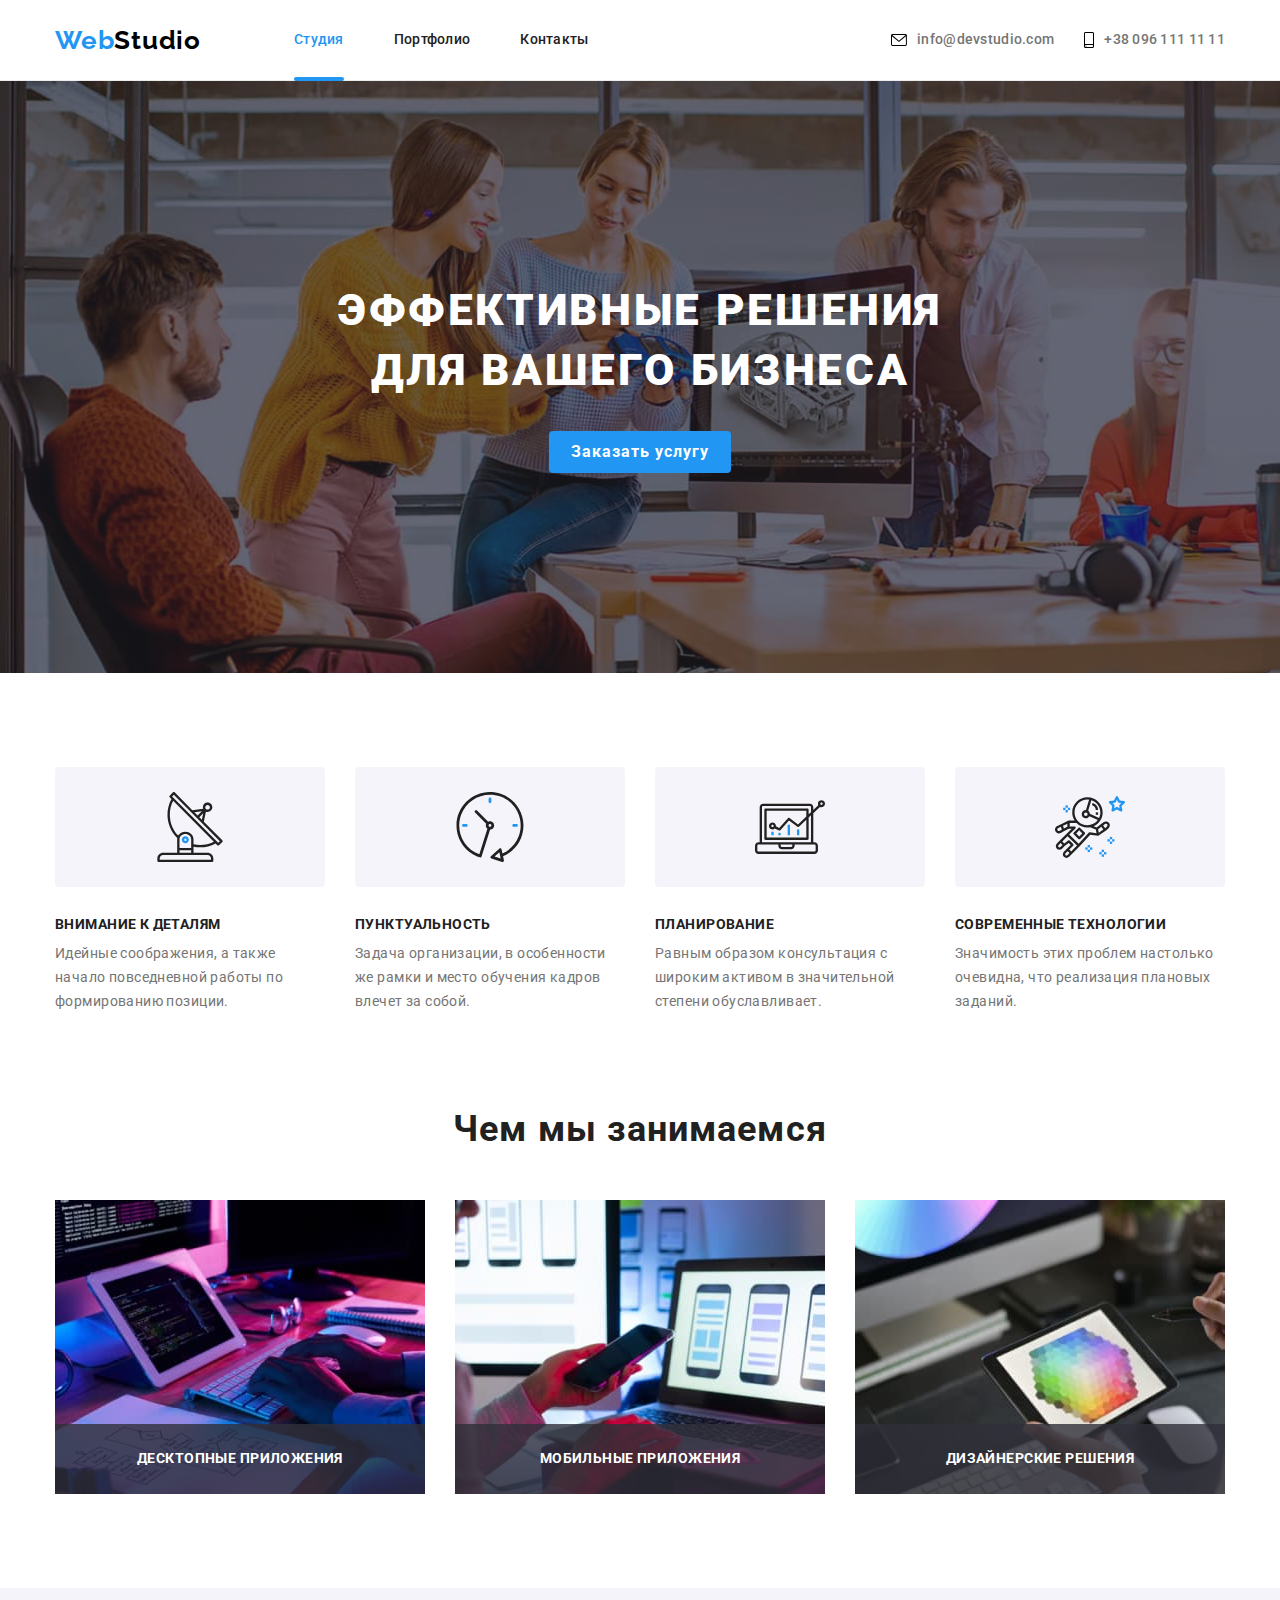
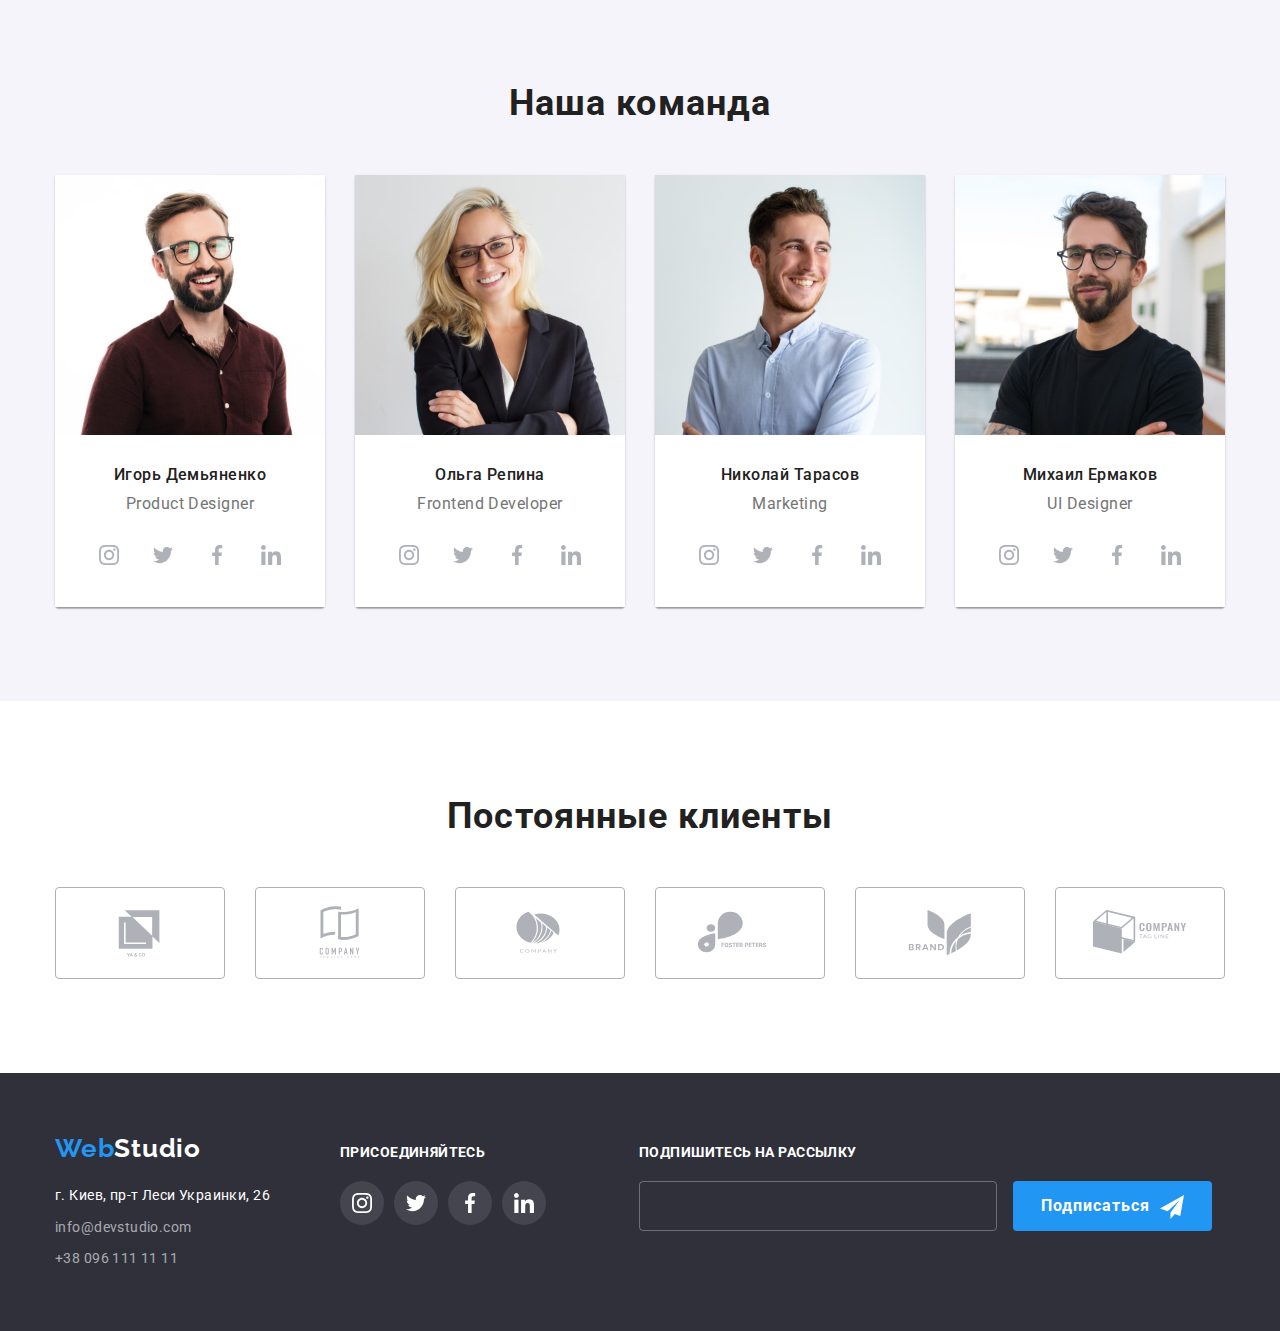
<file: index.html>
<!DOCTYPE html>
<html lang="ru">

<head>
    <meta charset="UTF-8">
    <meta http-equiv="X-UA-Compatible" content="IE=edge">
    <meta name="viewport" content="width=device-width, initial-scale=1.0">
    <title>WebStudio</title>
    <link rel="preconnect" href="https://fonts.gstatic.com">
    <link href="https://fonts.googleapis.com/css2?family=Raleway:wght@700&family=Roboto:wght@400;500;700;900&display=swap"
        rel="stylesheet">
   <link rel="stylesheet" href="https://cdnjs.cloudflare.com/ajax/libs/modern-normalize/1.0.0/modern-normalize.min.css">
   <link rel="stylesheet" href="./css/styles.css">
   </head>

<body>
    <!-- HEADER-->
    <header class="header">
        <div class="header-container">
        <nav class="navigation">
            <a class="logo-link link" href="./index.html"> 
                <span class="logo-first-letters">Web</span>Studio</a>
            <ul class="menu list">
                <li class="menu-item">
                    <a class="menu-link link current" href="./index.html">Студия</a>
                </li>
                <li class="menu-item">
                    <a class="menu-link link" href="./portfolio.html">Портфолио</a>
                </li>
                <li class="menu-item">
                    <a class="menu-link link" href="">Контакты</a>
                </li>
            </ul>
    
        </nav>
    <ul class="contacts-list list">
        <li class="contacts-item-mail">
            <a class="contacts-link link" href="mailto:info@devstudio.com">
                <svg class="envelope-icon">
                    <use href="./images/icons.svg#icon-envelope"></use>
                </svg>
                info@devstudio.com
            </a>
        </li>
        <li class="contacts-item-phone link">
             <a class="contacts-link link" href="tel:+380961111111">
                <svg class="phone-icon">
                    <use href="./images/icons.svg#icon-smartphone"></use>
                </svg>
                +38 096 111 11 11
            </a>
        </li>
    </ul>
    </div>
    </header>   
<!-- HERO -->
    <main>
        <section class="hero-section">
            <h1 class="title-hero">Эффективные решения для вашего бизнеса</h1> 
            <button class="modal-btn-hero" type="button" data-modal-open>Заказать услугу</button>
        </section>
      
<!-- ABOUT -->
        <section class="about">
            <div class="container">
            <h2 class="about-title" hidden>Наши преимущества</h2>
            <ul class="about-list list">
                <li class="about-list-item">
                    <div class="about-list-icon">
                        <svg class="item-icon">
                            <use href="./images/icons.svg#icon-antenna"></use>
                        </svg>
                    </div>
                    <h3 class="about-list-suptitle">Внимание к деталям</h3>
                    <p class="about-list-text">Идейные соображения, а также начало повседневной работы по формированию позиции.</p>
                </li>
                <li class="about-list-item">
                    <div class="about-list-icon">
                        <svg class="item-icon">
                            <use href="./images/icons.svg#icon-clock"></use>
                        </svg>
                    </div>
                    <h3 class="about-list-suptitle">Пунктуальность</h3>
                    <p class="about-list-text">Задача организации, в особенности же рамки и место обучения кадров влечет за собой.</p>
                </li>
                <li class="about-list-item">
                    <div class="about-list-icon">
                        <svg class="item-icon">
                            <use href="./images/icons.svg#icon-diagram"></use>
                        </svg>
                    </div>
                    <h3 class="about-list-suptitle">Планирование</h3>
                    <p class="about-list-text">Равным образом консультация с широким активом в значительной степени обуславливает.</p>
                </li>
                <li class="about-list-item">
                    <div class="about-list-icon">
                        <svg class="item-icon">
                            <use href="./images/icons.svg#icon-astronaut"></use>
                        </svg>
                    </div>
                    <h3 class="about-list-suptitle">Современные технологии</h3>
                    <p class="about-list-text">Значимость этих проблем настолько очевидна, что реализация плановых заданий.</p>
                </li>
            </ul>
            </div>
          </section>
        
<!-- Section What we do -->
      
        <section class="whatwedo-section">
           <div class="container">
            <h2 class="section-suptitle">Чем мы занимаемся</h2>
            <ul class="whatwedo-list list">
                <li class="whatwedo-list-img">
                    <img src="./images/wwd/img.jpg" alt="img1" width="370" height="294" />
                    <p class="suptitle-whatwedo">Десктопные приложения</p>
                </li>
                <li class="whatwedo-list-img">
                    <img src="./images/wwd/img2.jpg" alt="img2" width="370" height="294" />
                    <p class="suptitle-whatwedo">Мобильные приложения</p>
                </li>
                <li class="whatwedo-list-img">
                    <img src="./images/wwd/img3.jpg" alt="img3" width="370" height="294" />
                    <p class="suptitle-whatwedo">Дизайнерские решения</p>
                </li>
            </ul>
           </div>
        </section>
        

        <section class="ourteam">
            <div class="ourteam-main container">
            <h2 class="section-suptitle">Наша команда</h2>
            <ul class="ourteam-list list">
                <li class="ourteam-list-item">                    
                    <img class="ourteam-photo" src=./images/ourteam/i_demjanenko.jpg alt="i_demjanenko" width="270" height="260">
                        <div class="teambox">                        <h3 class="ourteam-suptitle">Игорь Демьяненко</h3>
                            <p class="ourteam-proffesion" lang="en">Product Designer</p>
                            <ul class="social-list list">
                                <li class="social-list-item">
                                    <a href="" class="social-list-link link">
                                        <svg class="social-list-icon">
                                            <use href="./images/icons.svg#icon-instagram"></use>
                                        </svg>
                                    </a>
                                </li>
                                <li class="social-list-item">
                                    <a href="" class="social-list-link link">
                                        <svg class="social-list-icon">
                                            <use href="./images/icons.svg#icon-twitter"></use>
                                        </svg>
                                    </a>
                                </li>
                                <li class="social-list-item">
                                    <a href="" class="social-list-link link">
                                        <svg class="social-list-icon">
                                            <use href="./images/icons.svg#icon-facebook"></use>
                                        </svg>
                                    </a>
                                </li>
                                <li class="social-list-item">
                                    <a href="" class="social-list-link link">
                                        <svg class="social-list-icon">
                                            <use href="./images/icons.svg#icon-linkedin"></use>
                                        </svg>
                                    </a>
                                </li>
                            </ul>
                        </div>
                </li>
                <li class="ourteam-list-item">
                    <img class="ourteam-photo" src=./images/ourteam/o_repina.jpg alt="o_repina" width="270" height="260">
                        <div class="teambox">
                            <h3 class="ourteam-suptitle">Ольга Репина</h3>
                            <p class="ourteam-proffesion" lang="en">Frontend Developer</p>
                                <ul class="social-list list">
                                <li class="social-list-item">
                                    <a href="" class="social-list-link link">
                                        <svg class="social-list-icon">
                                            <use href="./images/icons.svg#icon-instagram"></use>
                                        </svg>
                                    </a>
                                </li>
                                <li class="social-list-item">
                                    <a href="" class="social-list-link link">
                                        <svg class="social-list-icon">
                                            <use href="./images/icons.svg#icon-twitter"></use>
                                        </svg>
                                    </a>
                                </li>
                                <li class="social-list-item">
                                    <a href="" class="social-list-link link">
                                        <svg class="social-list-icon">
                                            <use href="./images/icons.svg#icon-facebook"></use>
                                        </svg>
                                    </a>
                                </li>
                                <li class="social-list-item">
                                    <a href="" class="social-list-link link">
                                        <svg class="social-list-icon">
                                            <use href="./images/icons.svg#icon-linkedin"></use>
                                        </svg>
                                    </a>
                                </li>
                            </ul>
                        </div>
                </li>
                <li class="ourteam-list-item">
                    <img class="ourteam-photo" src=./images/ourteam/n_tarasov.jpg alt="n_tarasov" width="270" height="260">
                        <div class="teambox">
                            <h3 class="ourteam-suptitle">Николай Тарасов</h3>
                            <p class="ourteam-proffesion" lang="en">Marketing</p>
                            <ul class="social-list list">
                                <li class="social-list-item">
                                    <a href="" class="social-list-link link">
                                        <svg class="social-list-icon">
                                            <use href="./images/icons.svg#icon-instagram"></use>
                                        </svg>
                                    </a>
                                </li>
                                <li class="social-list-item">
                                    <a href="" class="social-list-link link">
                                        <svg class="social-list-icon">
                                            <use href="./images/icons.svg#icon-twitter"></use>
                                        </svg>
                                    </a>
                                </li>
                                <li class="social-list-item">
                                    <a href="" class="social-list-link link">
                                        <svg class="social-list-icon">
                                            <use href="./images/icons.svg#icon-facebook"></use>
                                        </svg>
                                    </a>
                                </li>
                                <li class="social-list-item">
                                    <a href="" class="social-list-link link">
                                        <svg class="social-list-icon">
                                            <use href="./images/icons.svg#icon-linkedin"></use>
                                        </svg>
                                    </a>
                                </li>
                            </ul>
                        </div>
                </li>
                <li class="ourteam-list-item">
                    <img class="ourteam-photo" src=./images/ourteam/m_ermakov.jpg alt="m_ermakov" width="270" height="260">
                    <div class="teambox">
                         <h3 class="ourteam-suptitle">Михаил Ермаков</h3>
                         <p class="ourteam-proffesion" lang="en">UI Designer</p>
                        <ul class="social-list list">
                            <li class="social-list-item">
                                <a href="" class="social-list-link link">
                                    <svg class="social-list-icon">
                                        <use href="./images/icons.svg#icon-instagram"></use>
                                    </svg>
                                </a>
                            </li>
                            <li class="social-list-item">
                                <a href="" class="social-list-link link">
                                    <svg class="social-list-icon">
                                        <use href="./images/icons.svg#icon-twitter"></use>
                                    </svg>
                                </a>
                            </li>
                            <li class="social-list-item">
                                <a href="" class="social-list-link link">
                                    <svg class="social-list-icon">
                                        <use href="./images/icons.svg#icon-facebook"></use>
                                    </svg>
                                </a>
                            </li>
                            <li class="social-list-item">
                                <a href="" class="social-list-link link">
                                    <svg class="social-list-icon">
                                        <use href="./images/icons.svg#icon-linkedin"></use>
                                    </svg>
                                </a>
                            </li>
                        </ul>
                        </div>
                </li>
            </ul>
            </div>
        </section>
<!-- Our clients -->
        <section class="our-clients">
            <div class="container">
                <h2 class="section-suptitle">Постоянные клиенты</h2>
                <ul class="our-clients-list list">
                    <li class="our-clients-list-item">
                    <a href="" class="our-clients-list-link">
                        <svg class="our-clients-list-icon">
                            <use href="./images/icons.svg#icon-client1"></use>
                        </svg>
                    </a>
                    </li>
                    <li class="our-clients-list-item">
                        <a href="" class="our-clients-list-link">
                       <svg class="our-clients-list-icon">
                         <use href="./images/icons.svg#icon-client2"></use>
                        </svg> 
                        </a>
                    </li>   
                    <li class="our-clients-list-item">
                        <a href="" class="our-clients-list-link">
                        <svg class="our-clients-list-icon">
                        <use href="./images/icons.svg#icon-client3"></use>
                       </svg> 
                    </a>
                    </li>
                    <li class="our-clients-list-item">
                        <a href="" class="our-clients-list-link">
                       <svg class="our-clients-list-icon">
                        <use href="./images/icons.svg#icon-client4"></use>
                       </svg> 
                       </a>
                    </li>
                    <li class="our-clients-list-item">
                    <a href="" class="our-clients-list-link">
                        <svg class="our-clients-list-icon">
                        <use href="./images/icons.svg#icon-client5"></use>
                       </svg>  
                       </a>
                    </li>
                    <li class="our-clients-list-item">
                        <a href="" class="our-clients-list-link">
                        <svg class="our-clients-list-icon">
                        <use href="./images/icons.svg#icon-client6"></use>
                        </svg> 
                        </a>
                    </li>
                </ul>
            </div>
        </section>

    </main>

    <footer class="footers">
        <div class="footer-all-section">
        <div class="footers-section">
        <a class="logo-link link" href="./index.html">
            <span class="logo-first-letters">Web</span>Studio</a>

        <address class="footer-address">
            <ul class="footer list">
                <li class="footer-item">
                    <a class="footer-link-address link" href="https://goo.gl/maps/h9P4wYP6EdmcLFw76" target="_blank" rel="noopener noreferrer">г. Киев,
                        пр-т Леси Украинки, 26</a>
                </li>
                <li class="footer-item">
                    <a class="footer-link-mail link" href="mailto:info@devstudio.com">info@devstudio.com</a>
                </li>
                <li class="footer-item">
                    <a class="footer-link-tel link" href="tel:+380961111111">+38 096 111 11 11</a>
                </li>
            </ul>
        </address>
        </div>
        <div class="footer-social-list">
            <h3 class="footer-suptitle">присоединяйтесь</h3>
            <ul class="social-list list">
                <li class="social-list-item">
                    <a href="" class="social-list-link link">
                        <svg class="social-list-icon">
                            <use href="./images/icons.svg#icon-instagram"></use>
                        </svg>
                    </a>
                </li>
                <li class="social-list-item">
                    <a href="" class="social-list-link link">
                        <svg class="social-list-icon">
                            <use href="./images/icons.svg#icon-twitter"></use>
                        </svg>
                    </a>
                </li>
                <li class="social-list-item">
                    <a href="" class="social-list-link link">
                        <svg class="social-list-icon">
                            <use href="./images/icons.svg#icon-facebook"></use>
                        </svg>
                    </a>
                </li>
                <li class="social-list-item">
                    <a href="" class="social-list-link link">
                        <svg class="social-list-icon">
                            <use href="./images/icons.svg#icon-linkedin"></use>
                        </svg>
                    </a>
                </li>
            </ul>
        </div>
        <form action="#" class="footer-form">
            <p class="footer-form-title">Подпишитесь на рассылку</p>
            <label for="subscribe-user-mail" class="footer-form-field">
                <input type="email" name="user-mail-mailing" class="footer-form-email" id="subscribe-user-mail" required>
            </label>
        <button type="submit" class="footer-subscribe-btn">Подписаться</button>
        </form>
        </div>
    </footer>

    <div class="backdrop is-hidden" data-modal>
        <div class="modal">
            <button type="button" class="modal-close-btn" data-modal-close>
                <svg class="close-btn">
                    <use href="./images/icons.svg#icon-close"></use>
                </svg>
            </button>
            <form action="#" class="modal-form">
                <p class="modal-form-title">Оставьте свои данные, мы вам перезвоним</p>
                <label class="modal-form-field">
                    Имя
                    <span class="modal-form-input-wrapper">
                    <input type="text" name="user-name" class="modal-form-input" minlength="2" required>
                    <svg class="modal-form-icon">
                        <use href="./images/icons.svg#icon-person"></use>
                    </svg>
                    </span>
                </label>
                <label class="modal-form-field">
                    Телефон
                    <span class="modal-form-input-wrapper">
                    <input type="tel" name="user-phone" class="modal-form-input" required 
                    pattern="[0-9]{3}-[0-9]{3}-[0-9]{2}-[0-9]{2}" title="000-000-00-00">
                    <svg class="modal-form-icon">
                        <use href="./images/icons.svg#icon-phone"></use>
                    </svg>
                    </span>
                </label>
                <label class="modal-form-field">
                    Почта
                    <span class="modal-form-input-wrapper">
                    <input type="email" name="user-email" class="modal-form-input">
                    <svg class="modal-form-icon">
                        <use href="./images/icons.svg#icon-email"></use>
                    </svg>
                    </span>
                </label>
                <label class="modal-form-field">
                    Комментарий
                    <textarea name="user-comment" class="modal-form-comment" placeholder="Введите текст"></textarea>
                </label>
                <input type="checkbox" name="user-agreement" class="modal-form-checkbox visually-hidden" id="checkbox-agreement" required>
                <label for="checkbox-agreement" class="modal-form-checkbox-agreement">
                    Соглашаюсь с рассылкой и принимаю 
                    <a class="modal-form-agreement-link" href="">Условия договора</a>
                </label>
                <button type="submit" class="footer-modal-form-btn">Отправить</button>
            </form>
        </div>
    </div>

    <script src="./js/modal.js"></script>
</body>

</html>
</file>
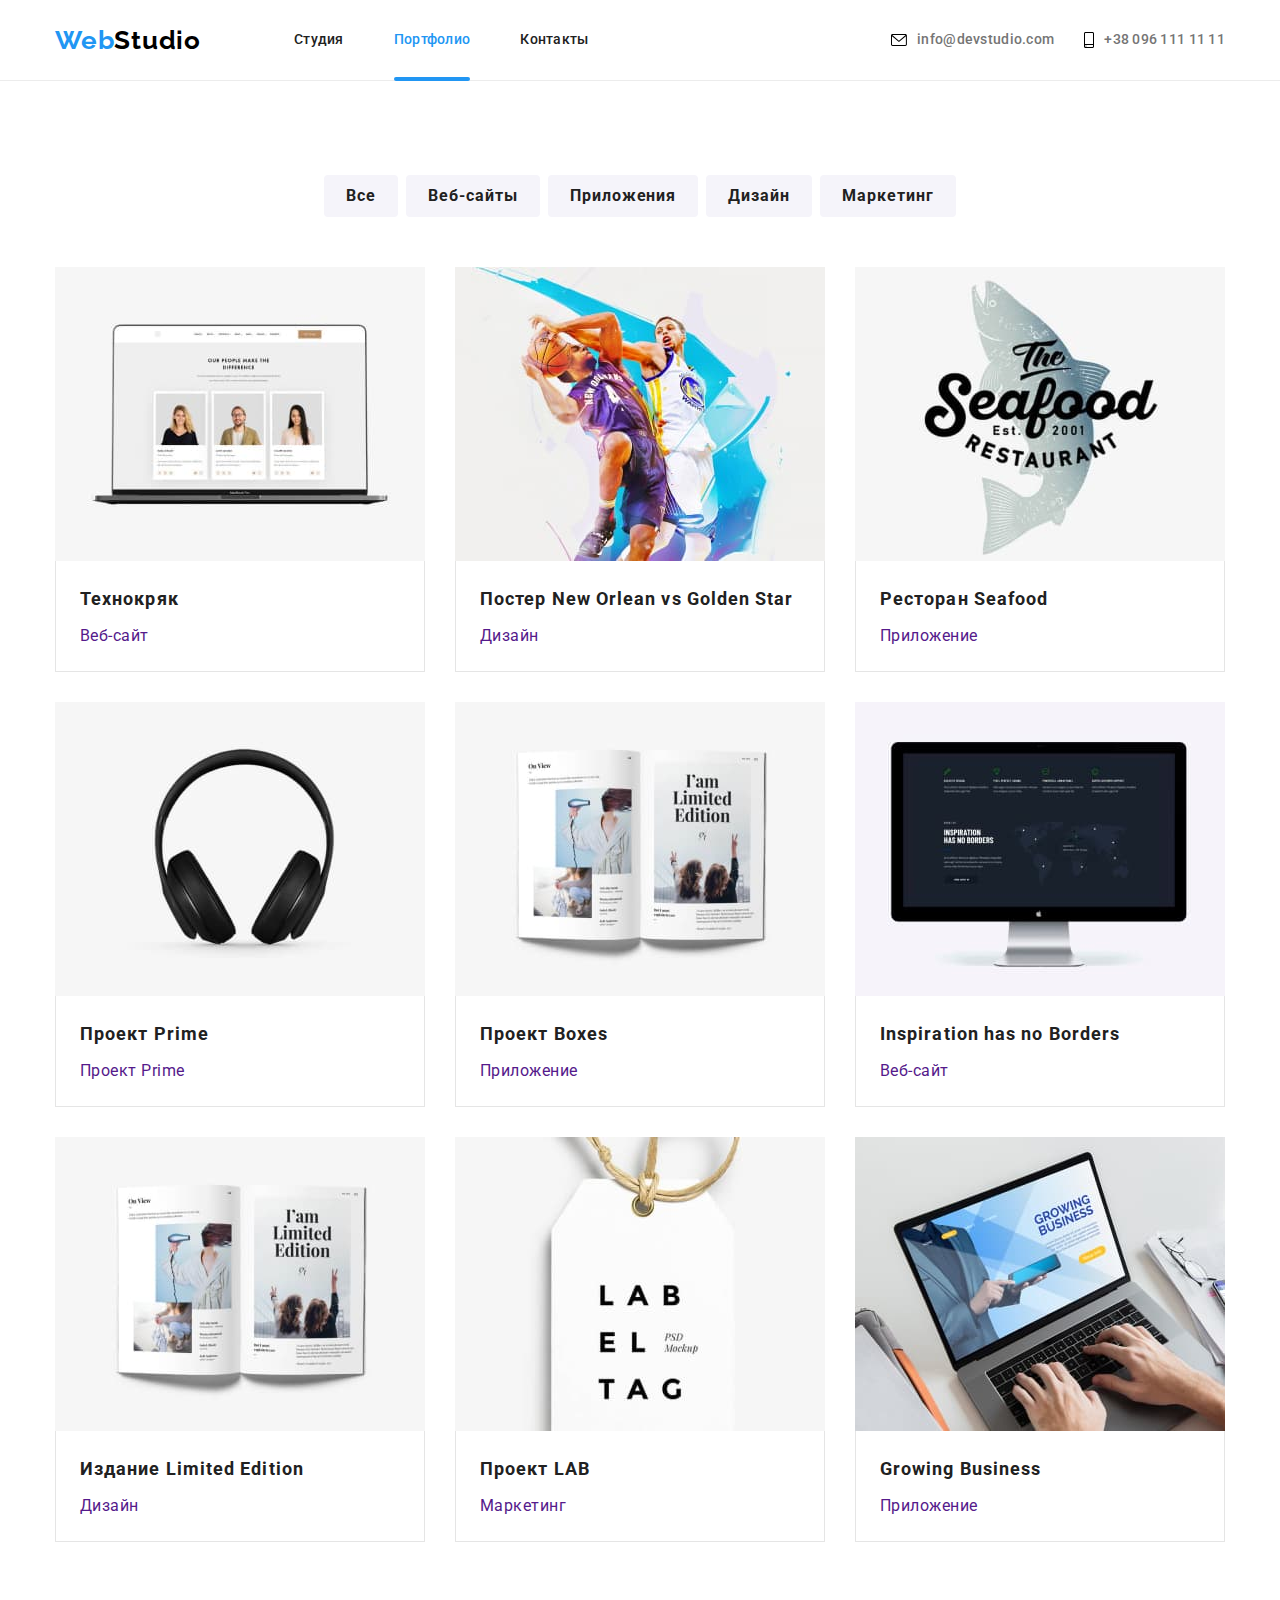
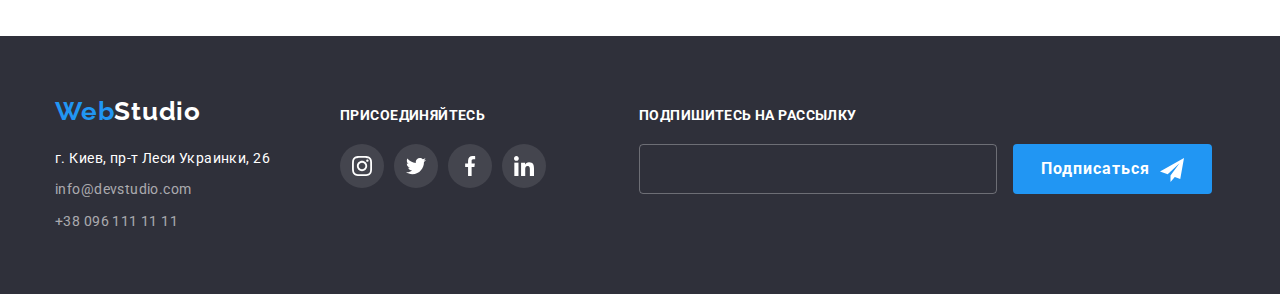
<file: portfolio.html>
<!DOCTYPE html>
<html lang="ru">

<head>
    <meta charset="UTF-8">
    <meta http-equiv="X-UA-Compatible" content="IE=edge">
    <meta name="viewport" content="width=device-width, initial-scale=1.0">
    <title>WebStudio Portfolio</title>
    <link rel="preconnect" href="https://fonts.gstatic.com">
    <link href="https://fonts.googleapis.com/css2?family=Raleway:wght@700&family=Roboto:wght@400;500;700;900&display=swap"
        rel="stylesheet">
    <link rel="stylesheet" 
        href="https://cdnjs.cloudflare.com/ajax/libs/modern-normalize/1.0.0/modern-normalize.min.css">
    <link rel="stylesheet" href="./css/styles.css">
</head>

<body>
<header class="header">
    <div class="header-container">
        <nav class="navigation">
            <a class="logo-link link" href="./index.html">
                <span class="logo-first-letters">Web</span>Studio</a>
            <ul class="menu list">
                <li class="menu-item">
                    <a class="menu-link link" href="./index.html">Студия</a>
                </li>
                <li class="menu-item">
                    <a class="menu-link link current" href="./portfolio.html">Портфолио</a>
                </li>
                <li class="menu-item">
                    <a class="menu-link link" href="">Контакты</a>
                </li>
            </ul>

        </nav>
        <ul class="contacts-list list">
            <li class="contacts-item-mail">
                <a class="contacts-link link" href="mailto:info@devstudio.com">
                    <svg class="envelope-icon">
                        <use href="./images/icons.svg#icon-envelope"></use>
                    </svg>
                    info@devstudio.com
                </a>
            </li>
            <li class="contacts-item-phone link">
                <a class="contacts-link link" href="tel:+380961111111">
                    <svg class="phone-icon">
                        <use href="./images/icons.svg#icon-smartphone"></use>
                    </svg>
                    +38 096 111 11 11
                </a>
            </li>
        </ul>
    </div>
</header>

    <main>
        <!-- <section class="portfolio-presentation"> -->
    <section class="portfolio-presentation">
        <div class="portfolio-box container">
            <h1 hidden>Наши работы</h1>
            <ul class="portfolio-menu list">
                <li class="porfolio-menu-item">
                    <button class="modal-btn" type="button">Все</button>
                </li>
                <li class="porfolio-menu-item">
                    <button class="modal-btn" type="button">Веб-сайты</button>
                </li>
                <li class="porfolio-menu-item">
                    <button class="modal-btn" type="button">Приложения</button>
                </li>
                <li class="porfolio-menu-item">
                    <button class="modal-btn" type="button">Дизайн</button>
                </li>
                <li class="porfolio-menu-item">
                    <button class="modal-btn" type="button">Маркетинг</button>
                </li>
            </ul>
        
       
     
            
            <ul class="porfolio-list list">
                <li class="portfolio-item">
                    <a href="" class="porfolio-block-img link">
                    <div class="portfolio-list-wrapper">
                        <img class="portfolio-img" src="./images/portfolio/tehno-crack.jpg" alt="" width="370" height="294">
                        <p class="overlay">Технокряк это современная площадка распространения коронавируса. Компании используют эту платформу
                            для цифрового
                            шпионажа и атак на защищённые сервера конкурентов.</p>
                        </div>
                            <div class="portfolio-item-box">
                            <h2 class="portfolio-suptitle">Технокряк</h2>
                            <p class="portfolio-text">Веб-сайт</p>
                        </div>
                    </a>
                </li>
                <li class="portfolio-item">
                    <a href="" class="porfolio-block-img link">
                    <div class="portfolio-list-wrapper">
                        <img class="portfolio-img" src="./images/portfolio/poster-new-orlean.jpg" alt="" width="370" height="294">
                        <p class="overlay">Технокряк это современная площадка распространения коронавируса. Компании используют эту платформу
                            для цифрового
                            шпионажа и атак на защищённые сервера конкурентов.</p>
                    </div>
                        <div class="portfolio-item-box">
                            <h2 class="portfolio-suptitle">Постер New Orlean vs Golden Star</h2>
                            <p class="portfolio-text">Дизайн</p>
                        </div>
                    </a>
                </li>
                <li class="portfolio-item">
                    <a href="" class="porfolio-block-img link">
                    <div class="portfolio-list-wrapper">
                    <img class="portfolio-img" src="./images/portfolio/restaurant-sea-food.jpg" alt="" width="370" height="294">
                    <p class="overlay">Технокряк это современная площадка распространения коронавируса. Компании используют эту платформу
                        для цифрового
                        шпионажа и атак на защищённые сервера конкурентов.</p>
                    </div>
                        <div class="portfolio-item-box">
                            <h2 class="portfolio-suptitle">Ресторан Seafood</h2>
                            <p class="portfolio-text">Приложение</p>
                        </div>
                    </a>
                </li>
                <li class="portfolio-item">
                    <a href="" class="porfolio-block-img link">
                    <div class="portfolio-list-wrapper">
                    <img class="portfolio-img" src="./images/portfolio/headphones.jpg" alt="" width="370" height="294">
                    <p class="overlay">Технокряк это современная площадка распространения коронавируса. Компании используют эту платформу
                        для цифрового
                        шпионажа и атак на защищённые сервера конкурентов.</p>
                    </div>
                        <div class="portfolio-item-box">
                            <h2 class="portfolio-suptitle">Проект Prime</h2>
                            <p class="portfolio-text">Проект Prime</p>
                        </div>
                    </a>
                </li>
                <li class="portfolio-item">
                    <a href="" class="porfolio-block-img link">
                    <div class="portfolio-list-wrapper">
                        <img class="portfolio-img" src="./images/portfolio/book.jpg" alt="" width="370" height="294">
                    <p class="overlay">Технокряк это современная площадка распространения коронавируса. Компании используют эту платформу
                        для цифрового
                        шпионажа и атак на защищённые сервера конкурентов.</p>
                    </div>
                        <div class="portfolio-item-box">
                    <h2 class="portfolio-suptitle">Проект Boxes</h2>
                    <p class="portfolio-text">Приложение</p>
                    </div>
                    </a>
                </li>
                <li class="portfolio-item">
                    <a href="" class="porfolio-block-img link">
                    <div class="portfolio-list-wrapper">
                        <img class="portfolio-img" src="./images/portfolio/monitor.jpg" alt="" width="370" height="294">
                    <p class="overlay">Технокряк это современная площадка распространения коронавируса. Компании используют эту платформу
                        для цифрового
                        шпионажа и атак на защищённые сервера конкурентов.</p>
                    </div>
                        <div class="portfolio-item-box">
                    <h2 class="portfolio-suptitle">Inspiration has no Borders</h2>
                    <p class="portfolio-text">Веб-сайт</p>
                    </div>
                    </a>
                </li>
                <li class="portfolio-item">
                    <a href="" class="porfolio-block-img link">
                    <div class="portfolio-list-wrapper">
                        <img class="portfolio-img" src="./images/portfolio/book.jpg" alt="" width="370" height="294">
                    <p class="overlay">Технокряк это современная площадка распространения коронавируса. Компании используют эту платформу
                        для цифрового
                        шпионажа и атак на защищённые сервера конкурентов.</p>
                    </div>
                    <div class="portfolio-item-box">
                    <h2 class="portfolio-suptitle">Издание Limited Edition</h2>
                    <p class="portfolio-text">Дизайн</p>
                    </div>
                    </a>
                </li>
                <li class="portfolio-item">
                    <a href="" class="porfolio-block-img link">
                    <div class="portfolio-list-wrapper">
                        <img class="portfolio-img" src="./images/portfolio/project-lab.jpg" alt="" width="370" height="294">
                    <p class="overlay">Технокряк это современная площадка распространения коронавируса. Компании используют эту платформу
                        для цифрового
                        шпионажа и атак на защищённые сервера конкурентов.</p>
                    </div>
                        <div class="portfolio-item-box">
                    <h2 class="portfolio-suptitle">Проект LAB</h2>
                    <p class="portfolio-text">Маркетинг</p>
                    </div>
                    </a>
                </li>
                <li class="portfolio-item">
                    <a href="" class="porfolio-block-img link">
                    <div class="portfolio-list-wrapper">
                        <img class="portfolio-img" src="./images/portfolio/notebook.jpg" alt="" width="370" height="294">
                    <p class="overlay">Технокряк это современная площадка распространения коронавируса. Компании используют эту платформу
                        для цифрового
                        шпионажа и атак на защищённые сервера конкурентов.</p>
                    </div>
                        <div class="portfolio-item-box">
                    <h2 class="portfolio-suptitle">Growing Business</h2>
                    <p class="portfolio-text">Приложение</p>
                    </div>
                    </a>
                </li>
            </ul>
        </div>
        </section>
    </main> 

<footer class="footers">
    <div class="footer-all-section">
        <div class="footers-section">
            <a class="logo-link link" href="./index.html">
                <span class="logo-first-letters">Web</span>Studio</a>

            <address class="footer-address">
                <ul class="footer list">
                    <li class="footer-item">
                        <a class="footer-link-address link" href="https://goo.gl/maps/h9P4wYP6EdmcLFw76" target="_blank"
                            rel="noopener noreferrer">г. Киев,
                            пр-т Леси Украинки, 26</a>
                    </li>
                    <li class="footer-item">
                        <a class="footer-link-mail link" href="mailto:info@devstudio.com">info@devstudio.com</a>
                    </li>
                    <li class="footer-item">
                        <a class="footer-link-tel link" href="tel:+380961111111">+38 096 111 11 11</a>
                    </li>
                </ul>
            </address>
        </div>
        <div class="footer-social-list">
            <h3 class="footer-suptitle">присоединяйтесь</h3>
            <ul class="social-list list">
                <li class="social-list-item">
                    <a href="" class="social-list-link link">
                        <svg class="social-list-icon">
                            <use href="./images/icons.svg#icon-instagram"></use>
                        </svg>
                    </a>
                </li>
                <li class="social-list-item">
                    <a href="" class="social-list-link link">
                        <svg class="social-list-icon">
                            <use href="./images/icons.svg#icon-twitter"></use>
                        </svg>
                    </a>
                </li>
                <li class="social-list-item">
                    <a href="" class="social-list-link link">
                        <svg class="social-list-icon">
                            <use href="./images/icons.svg#icon-facebook"></use>
                        </svg>
                    </a>
                </li>
                <li class="social-list-item">
                    <a href="" class="social-list-link link">
                        <svg class="social-list-icon">
                            <use href="./images/icons.svg#icon-linkedin"></use>
                        </svg>
                    </a>
                </li>
            </ul>
        </div>
        <form action="#" class="footer-form">
            <p class="footer-form-title">Подпишитесь на рассылку</p>
            <label for="subscribe-user-mail" class="footer-form-field">
                <input type="email" name="user-mail-mailing" class="footer-form-email" id="subscribe-user-mail" required>
            </label>
            <button type="submit" class="footer-subscribe-btn">Подписаться</button>
        </form>
    </div>
</footer>
</body>

</html>
</file>
<file: css/styles.css>
/*
    font-family: c;

    font-family: 'Roboto', sans-serif;
синій колір - color: #2196F3;
основний колір - #212121;
додатковий - #757575;
адреса в футері - #FFFFFF
 :root {
        --
}
*/
h1,
h2,
h3,
h4,
h5,
h6,
p {
  margin-top: 0;
  margin-bottom: 0;
}

ul,
ol {
  margin-top: 0;
  margin-bottom: 0;
  padding-left: 0;
}

img {
  display: block;
}
:root {
  --main-font: "Roboto", sans-serif;
  --secondary-font: "Raleway", sans-serif;
  --accent-color: #2196f3;
  --main-color: #212121;
  --secondary-color: #757575;
  --footers-bg-color: #2f303a;
  --logo-color: #000000;
  --footers-adress-color: rgba(255, 255, 255, 0.6);
  --footers-active-color: #ffffff;
  --btn-text-color: #ffffff;
  --btn-bg-accent-color: #ffffff;
  --hero-title-color: #ffffff;
  --hero-bg-color: #2f303a;
  --logo-color-bg: #c4c4c4;
  --background-icon-btn-color: #f5f4fa;
  --icon-fill-color: #afb1b8;
}
body {
  font-family: var(--main-font);
  color: var(--secondary-color);
}

.list {
  list-style: none;
}

.link {
  text-decoration: none;
}
.container {
  width: 1200px;
  padding-left: 15px;
  padding-right: 15px;
  margin: 0 auto;
}

.visually-hidden {
  position: absolute !important;
  clip: rect(1px 1px 1px 1px); /* IE6, IE7 */
  clip: rect(1px, 1px, 1px, 1px);
  padding: 0 !important;
  border: 0 !important;
  height: 1px !important;
  width: 1px !important;
  overflow: hidden;
}

.header {
  border-bottom: 1px solid #ececec;
}

.header-container {
  display: flex;
  align-items: center;
  width: 1200px;
  padding-left: 15px;
  padding-right: 15px;
  margin: 0 auto;
}

/* Navigation */
.menu {
  display: flex;
  margin-left: 93px;
}

.menu-item:not(:last-child) {
  margin-right: 50px;
}

.logo-link {
  font-family: var(--secondary-font);
  font-weight: 700;
  font-size: 26px;
  line-height: 1.19;
  letter-spacing: 0.03em;
  color: var(--logo-color);
}

.logo-first-letters {
  color: var(--accent-color);
}
.menu-link {
  display: block;
  padding-top: 32px;
  padding-bottom: 32px;

  color: var(--main-color);
  font-weight: 500;
  font-size: 14px;
  line-height: 1.14;
  letter-spacing: 0.02em;

  transition: color 250ms cubic-bezier(0.4, 0, 0.2, 1);
}

.menu-link:hover,
.menu-link:focus {
  color: var(--accent-color);
}
.contacts-list {
  display: flex;
  margin-left: auto;
}
.contacts-item + .contacts-item {
  margin-left: 50px;
}

.navigation {
  display: flex;
  align-items: center;
}

.contacts-link {
  color: var(--secondary-color);
  font-weight: 500;
  font-size: 14px;
  line-height: 1.14;
  letter-spacing: 0.02em;

  transition: color 250ms cubic-bezier(0.4, 0, 0.2, 1);
}

.contacts-link:focus,
.contacts-link:hover {
  color: var(--accent-color);
  fill: var(--accent-color);
}
.current {
  color: var(--accent-color);
}
.menu-item {
  position: relative;
}

.current::after {
  content: "";
  bottom: -1px;
  left: 0;
  position: absolute;
  height: 4px;
  width: 100%;
  background-color: #2196f3;
  border-radius: 2px;
}

.envelope-icon {
  width: 16px;
  height: 12px;
  margin-right: 10px;

  transition: fill 250ms cubic-bezier(0.4, 0, 0.2, 1);
}

/* .contacts-item-mail:hover .envelope-icon,
.contacts-item-mail:focus .envelope-icon {
  fill: var(--accent-color);
} */

.contacts-item-phone {
  margin-left: 30px;
}

.contacts-link {
  display: flex;
  align-items: center;
}

.phone-icon {
  width: 10px;
  height: 16px;
  margin-right: 10px;

  transition: fill 250ms cubic-bezier(0.4, 0, 0.2, 1);
}

/* .contacts-item-phone:hover .phone-icon,
.contacts-item-phone:focus .phone-icon {
  fill: var(--accent-color);
}
.contacts-item-phone:hover .contacts-link,
.contacts-item-phone:focus .contacts-link {
  color: var(--accent-color);
} */
/* END NAVIGATION */

.hero-section {
  max-width: 1600px;
  margin: 0 auto;
  background-color: var(--logo-color-bg);
  background-image: linear-gradient(
      rgba(47, 48, 58, 0.4),
      rgba(47, 48, 58, 0.4)
    ),
    url(../images/herobg.jpg);
  background-size: cover;
  text-align: center;
  padding-top: 200px;
  padding-bottom: 200px;
}

.title-hero {
  width: 696px;
  color: var(--hero-title-color);
  text-transform: uppercase;
  font-weight: 900;
  font-size: 44px;
  line-height: 1.36;
  text-align: center;
  letter-spacing: 0.06em;
  margin: 0 auto;
  margin-bottom: 30px;
}

/* BUTTON */
.modal-btn-hero {
  display: inline-block;
  padding: 6px 22px;
  border: none;
  border-radius: 4px;

  cursor: pointer;
  font-weight: 700;
  font-size: 16px;
  line-height: 1.87;
  letter-spacing: 0.06em;
  background-color: var(--accent-color);
  color: var(--btn-text-color);
  text-align: center;

  transition: background-color 250ms cubic-bezier(0.4, 0, 0.2, 1),
    color 250ms cubic-bezier(0.4, 0, 0.2, 1);
}

.modal-btn-hero:hover,
.modal-btn-hero:focus {
  background-color: var(--btn-text-color);
  color: var(--accent-color);
}
/* END BUTTON */

/* ABOUT */

.about {
  padding-top: 94px;
}
.about-list {
  display: flex;
  margin-top: -30px;
  margin-left: -30px;
}

.about-list-item {
  flex-basis: calc((100% - 120px) / 4);
  margin-left: 30px;
  margin-top: 30px;
}

.about-list-suptitle {
  font-weight: 700;
  font-size: 14px;
  line-height: 1.14;
  letter-spacing: 0.03em;
  text-transform: uppercase;
  color: var(--main-color);
}
.about-list-text {
  margin-top: 10px;
  font-size: 14px;
  line-height: 1.71;
  letter-spacing: 0.03em;
}

.about-list-icon {
  display: flex;
  align-items: center;
  justify-content: center;
  width: 270px;
  height: 120px;
  margin-bottom: 30px;

  background-color: var(--background-icon-btn-color);
  border-radius: 4px;
}
.item-icon {
  width: 70px;
  height: 70px;
}
/* END ABOUT */

/* Section WHAT WE DO */
.whatwedo-section {
  padding-top: 94px;
  padding-bottom: 94px;
}

.section-suptitle {
  font-weight: 700;
  font-size: 36px;
  line-height: 1.17;
  text-align: center;
  letter-spacing: 0.03em;
  color: var(--main-color);
  margin-bottom: 50px;
}

.whatwedo-list {
  display: flex;
  flex-wrap: wrap;
  margin-left: -30px;
  margin-top: -30px;
}

.whatwedo-list-img {
  position: relative;
  flex-basis: calc((100% - 90px) / 3);
  margin-left: 30px;
  margin-top: 30px;
}

.suptitle-whatwedo {
  position: absolute;
  bottom: 0;
  left: 0;

  width: 100%;
  height: 70px;
  padding-top: 27px;
  background-color: rgba(47, 48, 58, 0.8);
  font-weight: 700;
  font-size: 14px;
  line-height: 1.14;
  text-align: center;
  letter-spacing: 0.03em;
  text-transform: uppercase;
  color: #ffffff;
}
/* END Section WHAT WE DO */

/* Setion Our Team */
.ourteam {
  background-color: var(--background-icon-btn-color);
  padding-bottom: 94px;
  margin-top: 0;
  padding-top: 94px;
}

.teambox {
  background-color: var(--hero-title-color);
  padding: 30px 32px;
}
.ourteam-list {
  display: flex;
  flex-wrap: wrap;
  margin-left: -30px;
  margin-top: -30px;
}
.ourteam-list-item {
  flex-basis: calc((100% - 120px) / 4);
  margin-left: 30px;
  margin-top: 30px;
  box-shadow: 0px 1px 3px rgba(0, 0, 0, 0.12), 0px 1px 1px rgba(0, 0, 0, 0.14),
    0px 2px 1px rgba(0, 0, 0, 0.2);
  border-radius: 0px 0px 4px 4px;
}

.ourteam-suptitle {
  font-weight: 500;
  font-size: 16px;
  line-height: 1.19;
  text-align: center;
  letter-spacing: 0.03em;
  color: var(--main-color);
}
.ourteam-proffesion {
  font-size: 16px;
  line-height: 1.19;
  text-align: center;
  letter-spacing: 0.03em;
  margin-top: 10px;
}

.social-list {
  display: flex;
  justify-content: center;
  margin-top: 20px;
}

.social-list-item:not(:last-child) {
  margin-right: 10px;
}

.social-list-link {
  display: flex;
  justify-content: center;
  align-items: center;
  width: 44px;
  height: 44px;
  background-color: var(--hero-title-color);
  border-radius: 50%;

  transition: background-color 250ms cubic-bezier(0.4, 0, 0.2, 1);
}

.social-list-icon {
  fill: var(--icon-fill-color);
  width: 20px;
  height: 20px;

  transition: fill 250ms cubic-bezier(0.4, 0, 0.2, 1);
}

.social-list-link:hover,
.social-list-link:focus {
  background-color: var(--accent-color);
}

.social-list-link:hover .social-list-icon,
.social-list-link:focus .social-list-icon {
  fill: var(--hero-title-color);
}
/* End Section Our Team */

/* Section Our Clients */
.our-clients {
  background-color: var(--hero-title-color);
  padding-bottom: 94px;
  margin-top: 0;
  padding-top: 94px;
}

.our-clients-list {
  display: flex;
  flex-wrap: wrap;
  margin-left: -30px;
  margin-top: -30px;
}

.our-clients-list-item {
  flex-basis: calc((100% - 180px) / 6);
  margin-left: 30px;
  margin-top: 30px;
}
.our-clients-list-link {
  display: flex;
  align-items: center;
  justify-content: center;
  width: 170px;
  height: 92px;
  border: 1px solid var(--icon-fill-color);
  border-radius: 4px;

  transition: border-color 250ms cubic-bezier(0.4, 0, 0.2, 1);
}

.our-clients-list-icon {
  width: 106px;
  height: 60px;
  fill: var(--icon-fill-color);

  transition: fill 250ms cubic-bezier(0.4, 0, 0.2, 1);
}

.our-clients-list-link:hover,
.our-clients-list-link:focus {
  border: 1px solid var(--accent-color);
  border-radius: 4px;
  cursor: pointer;
}
.our-clients-list-link:hover .our-clients-list-icon,
.our-clients-list-link:focus .our-clients-list-icon {
  fill: var(--accent-color);
}

/* End Section Our Clients */

/* footer */
.footers {
  display: flex;
  align-items: baseline;
  background-color: var(--footers-bg-color);
  padding-top: 60px;
  padding-bottom: 60px;
}

.footer-all-section {
  display: flex;
  align-items: baseline;
  width: 1200px;
  padding-left: 15px;
  padding-right: 15px;
  margin: 0 auto;
}

.footers-section {
  margin-right: 70px;
}
.footer-address {
  margin-top: 20px;
}

.footer-item:not(:last-child) {
  margin-bottom: 8px;
}

.footers .logo-link {
  color: var(--footers-active-color);
}
.footer-link-address {
  font-style: normal;
  font-size: 14px;
  line-height: 1.71;
  letter-spacing: 0.03em;
  color: var(--footers-active-color);
}
.footer-link-mail,
.footer-link-tel {
  font-style: normal;
  font-size: 14px;
  line-height: 1.71;
  letter-spacing: 0.03em;
  color: var(--footers-adress-color);

  transition: color 250ms cubic-bezier(0.4, 0, 0.2, 1);
}
.footer-link-mail:hover,
.footer-link-mail:focus,
.footer-link-tel:hover,
.footer-link-tel:focus,
.footer-link-address:hover,
.footer-link-address:focus {
  color: var(--footers-active-color);
}

.footer-suptitle {
  font-weight: 700;
  font-size: 14px;
  line-height: 1.14;
  letter-spacing: 0.03em;
  text-transform: uppercase;

  color: var(--hero-title-color);
}
footer .social-list-icon {
  fill: var(--hero-title-color);
}

footer .social-list-link {
  background-color: rgba(255, 255, 255, 0.1);
}

.footer-form {
  margin-left: 93px;
}

.footer-form-title {
  margin-bottom: 20px;
  font-weight: 700;
  font-size: 14px;
  line-height: 1.14;
  letter-spacing: 0.03em;
  text-transform: uppercase;

  color: var(--hero-title-color);
}

.footer-form-email {
  height: 50px;
  width: 358px;
  padding-left: 16px;
  margin-right: 12px;
  background-color: transparent;
  color: white;
  border: 1px solid rgba(255, 255, 255, 0.3);
  border-radius: 4px;
}

.footer-subscribe-btn {
  padding: 10px 28px;
  border: none;
  border-radius: 4px;

  cursor: pointer;
  font-weight: 700;
  font-size: 16px;
  line-height: 1.87;
  letter-spacing: 0.06em;
  background-color: var(--accent-color);
  color: var(--btn-text-color);
  text-align: center;
  align-self: center;
}

.footer-subscribe-btn::after {
  content: "";
  background-image: url("../images/iconsend.svg");
  display: inline-block;
  width: 24px;
  height: 24px;
  margin-left: 10px;
  vertical-align: middle;
}
.footer-subscribe-btn:hover,
.footer-subscribe-btn:focus {
  cursor: pointer;
}
.footer-form-email {
  transition: border-color 250ms cubic-bezier(0.4, 0, 0.2, 1);
}

.footer-form-email:focus {
  border-color: var(--accent-color);
  outline: none;
}
/* end footer */

/* portfolio */

.portfolio-menu {
  display: flex;
  justify-content: center;
  margin-bottom: 50px;
}
.porfolio-menu-item:not(:last-child) {
  margin-right: 8px;
}

.portfolio-presentation {
  padding-top: 94px;
  padding-bottom: 94px;
}
.modal-btn {
  padding: 6px 22px;
  border: none;
  border-radius: 4px;

  cursor: pointer;
  font-weight: 700;
  font-size: 16px;
  line-height: 1.87;
  letter-spacing: 0.06em;
  background-color: var(--background-icon-btn-color);
  color: var(--main-color);
  text-align: center;

  transition: background-color 250ms cubic-bezier(0.4, 0, 0.2, 1),
    color 250ms cubic-bezier(0.4, 0, 0.2, 1);
}

.modal-btn:hover,
.modal-btn:focus {
  background-color: var(--accent-color);
  color: var(--btn-text-color);
}

.porfolio-list {
  display: flex;
  flex-wrap: wrap;
  margin-left: -30px;
  margin-top: -30px;
}

.portfolio-suptitle {
  font-weight: 700;
  font-size: 18px;
  line-height: 2;
  letter-spacing: 0.06em;
  color: var(--main-color);
}
.portfolio-text {
  margin-top: 4px;
  font-size: 16px;
  line-height: 1.87;
  letter-spacing: 0.03em;
}
.portfolio-item-box {
  padding: 20px 24px;
  border: 1px solid #e5e5e5;
  border-top: none;
}

.modal-btn:hover,
.modal-btn:focus {
  box-shadow: 0px 3px 1px rgba(0, 0, 0, 0.1), 0px 1px 2px rgba(0, 0, 0, 0.08),
    0px 2px 2px rgba(0, 0, 0, 0.12);
}

.portfolio-item {
  flex-basis: calc((100% - 90px) / 3);
  margin-left: 30px;
  margin-top: 30px;
  transition: box-shadow 250ms cubic-bezier(0.4, 0, 0.2, 1);
}
.porfolio-block-img {
  display: block;
}

.porfolio-block-img:hover,
.porfolio-block-img:focus {
  cursor: pointer;
  box-shadow: 0px 1px 1px rgba(0, 0, 0, 0.12), 0px 4px 4px rgba(0, 0, 0, 0.06),
    1px 4px 6px rgba(0, 0, 0, 0.16);
  outline: none;
}

.portfolio-list-wrapper {
  position: relative;
  overflow: hidden;
}

.overlay {
  position: absolute;
  top: 0;
  left: 0;
  width: 100%;
  height: 100%;
  color: var(--background-icon-btn-color);
  padding: 63px 24px;
  background-color: rgba(33, 150, 243, 0.9);
  overflow: auto;
  transform: translateY(100%);
  transition: transform 250ms cubic-bezier(0.4, 0, 0.2, 1);

  font-size: 18px;
  line-height: 1.55;
  letter-spacing: 0.03em;
}

.porfolio-block-img:hover .overlay,
.porfolio-block-img:focus .overlay {
  transform: translateY(0%);
}
/* end portfolio */

/* Modal window */
.backdrop {
  position: fixed;
  top: 0;
  left: 0;
  width: 100vw;
  height: 100vh;
  background-color: rgba(0, 0, 0, 0.2);
  z-index: 999;
  transition: opacity 250ms linear, visibility 250ms linear;
}

.is-hidden {
  opacity: 0;
  visibility: hidden;
  pointer-events: none;
}

.modal {
  position: absolute;
  top: 50%;
  left: 50%;
  transform: translate(-50%, -50%);
  width: 528px;
  height: 580px;
  padding: 40px;
  background-color: #ffffff;
  box-shadow: 0px 1px 3px rgba(0, 0, 0, 0.12), 0px 1px 1px rgba(0, 0, 0, 0.14),
    0px 2px 1px rgba(0, 0, 0, 0.2);
  border-radius: 4px;
}

.modal-close-btn {
  display: flex;
  align-items: center;
  justify-content: center;

  position: absolute;
  top: 8px;
  right: 8px;
  width: 30px;
  height: 30px;
  background-color: transparent;
  border: 1px solid rgba(0, 0, 0, 0.1);
  border-radius: 50%;
  cursor: pointer;
  padding: 0;
}
.close-btn {
  width: 18px;
  height: 18px;
  transition: fill 250ms cubic-bezier(0.4, 0, 0.2, 1);
}

.modal-close-btn:hover .close-btn,
.modal-close-btn:focus .close-btn {
  fill: var(--accent-color);
}

.modal-form-title {
  font-size: 20px;
  font-weight: 700;
  text-align: center;
  color: var(--main-color);

  margin-bottom: 12px;
}

.modal-form {
  display: flex;
  flex-direction: column;
}

.modal-form-input {
  width: 100%;
  height: 40px;
  border: 1px solid rgba(33, 33, 33, 0.2);
  border-radius: 4px;

  padding-left: 42px;
  cursor: pointer;

  transition: border-color 250ms cubic-bezier(0.4, 0, 0.2, 1);
}

.modal-form-input-wrapper {
  position: relative;
  display: block;
  margin-top: 4px;
}

.modal-form-field {
  margin-bottom: 10px;
  font-size: 12px;
  line-height: 1.17;
  letter-spacing: 0.01em;
}

.modal-form-icon {
  top: 50%;
  left: 15px;
  transform: translateY(-50%);
  position: absolute;
  display: block;
  width: 18px;
  height: 18px;
}

.modal-form-input:focus {
  border-color: var(--accent-color);
  outline: none;
}

.modal-form-input:focus + .modal-form-icon {
  fill: var(--accent-color);
}

.modal-form-comment {
  height: 120px;
  width: 100%;
  border: 1px solid rgba(33, 33, 33, 0.2);
  border-radius: 4px;
  resize: none;
  padding: 12px 16px;
  margin-top: 4px;
  cursor: pointer;

  transition: border-color 250ms cubic-bezier(0.4, 0, 0.2, 1);
}
.modal-form-comment:focus {
  border-color: var(--accent-color);
  outline: none;
}

.modal-form-comment::placeholder {
  font-size: 14px;
  line-height: 1.14;
  letter-spacing: 0.01em;
  color: rgba(117, 117, 117, 0.5);
}

.modal-form-checkbox-agreement::before {
  display: inline-block;
  vertical-align: middle;
  margin-right: 7px;
  content: "";
  width: 16px;
  height: 15px;
  border: 2px solid black;
  border-radius: 2px;
  cursor: pointer;
  transition: border-color 250ms cubic-bezier(0.4, 0, 0.2, 1);
}

.modal-form-checkbox:checked + .modal-form-checkbox-agreement::before {
  background-image: url(../images/iconcheck.svg);
  border: none;
}

.modal-form-checkbox:focus + .modal-form-checkbox-agreement::before,
.modal-form-checkbox:hover + .modal-form-checkbox-agreement::before {
  border-color: var(--accent-color);
}

.modal-form-checkbox-agreement {
  font-size: 14px;
  line-height: 1.71;
  letter-spacing: 0.03em;
  color: var(--secondary-color);
}

.footer-modal-form-btn {
  margin-top: 30px;
  padding: 6px 22px;
  border: none;
  border-radius: 4px;

  cursor: pointer;
  font-weight: 700;
  font-size: 16px;
  line-height: 1.87;
  letter-spacing: 0.06em;
  background-color: var(--accent-color);
  color: var(--btn-text-color);
  text-align: center;
  align-self: center;
  box-shadow: 0px 1px 3px rgba(0, 0, 0, 0.12), 0px 1px 1px rgba(0, 0, 0, 0.14),
    0px 2px 1px rgba(0, 0, 0, 0.2);

  transition: background-color 250ms cubic-bezier(0.4, 0, 0.2, 1),
    color 250ms cubic-bezier(0.4, 0, 0.2, 1);
}

.footer-modal-form-btn:hover,
.footer-modal-form-btn:focus {
  background-color: #188ce8;
  cursor: pointer;
}

/* END modal window */ ;
</file>
